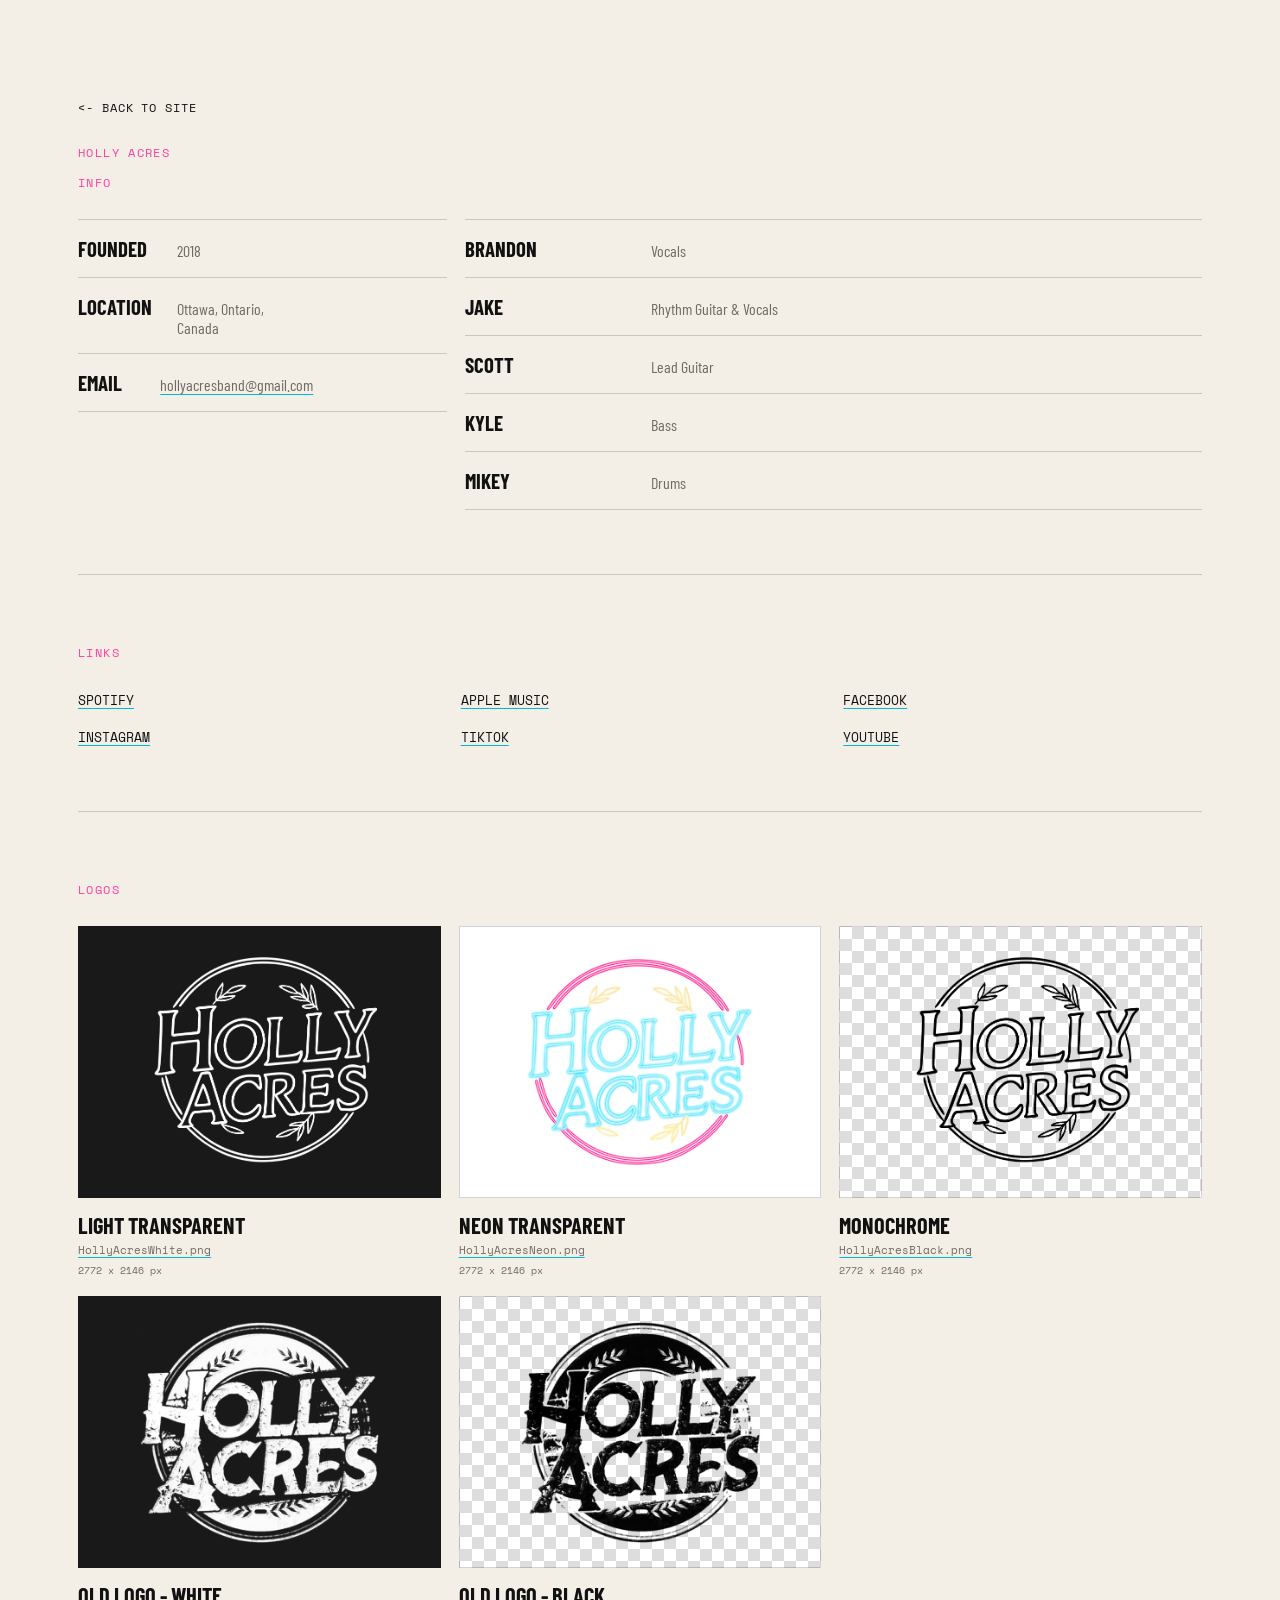
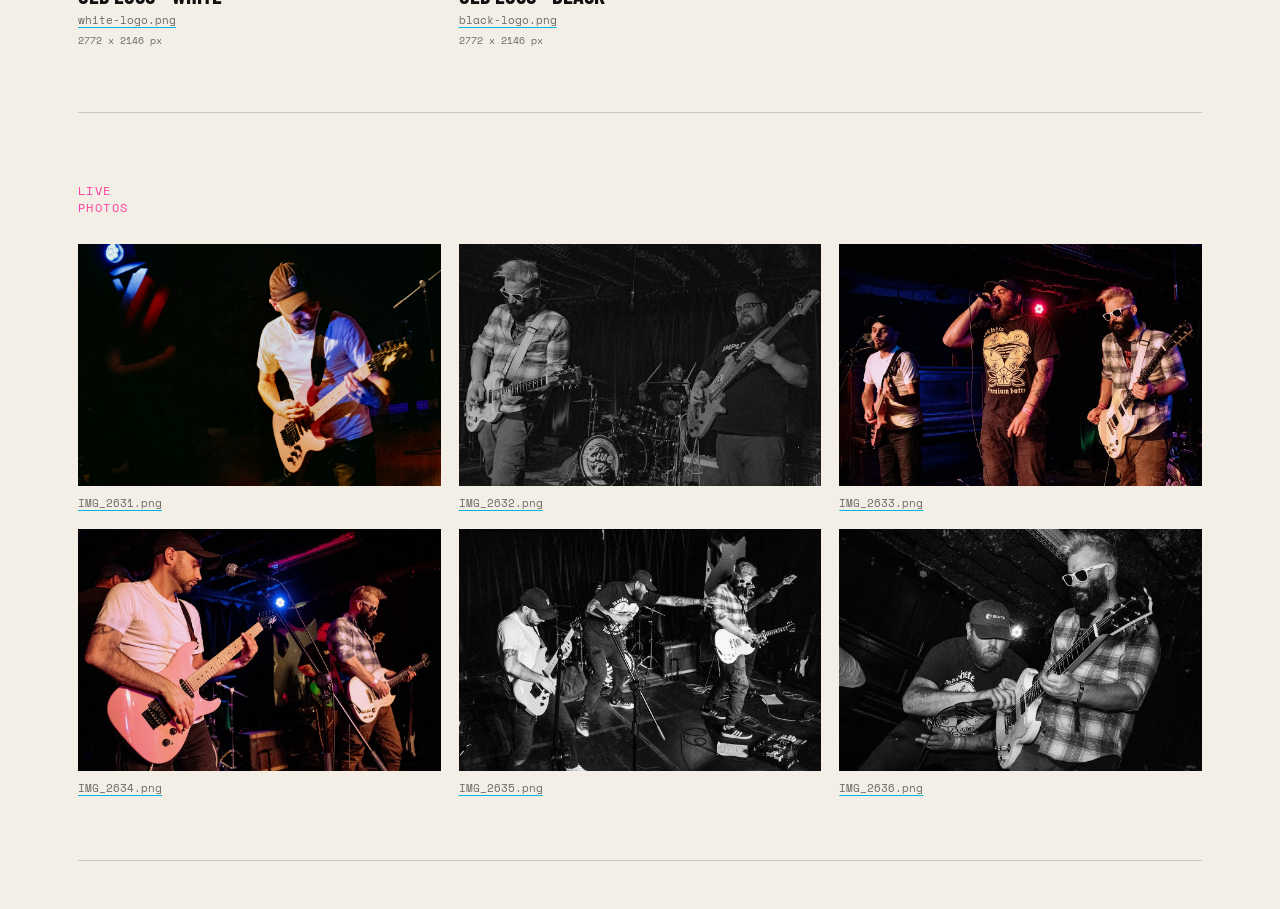
<file: assets.html>
<!DOCTYPE html>
<html lang="en">
<head>
    <meta charset="UTF-8">
    <meta name="viewport" content="width=device-width, initial-scale=1.0">
    <meta name="robots" content="noindex, nofollow">
    <meta name="description" content="Holly Acres asset library and poster-ready brand files.">
    <title>Asset Library | Holly Acres</title>
    <link rel="stylesheet" href="css/asset-library.css">
</head>
<body>
    <main class="library-shell">
        <section class="asset-section quick-info" aria-labelledby="quick-info-title">
            <a class="back-link" href="index.html">&lt;- Back to site</a>
            <p class="eyebrow">Holly Acres</p>
            <div class="section-heading">
                <p class="section-number">Info</p>
            </div>
            <div class="quick-info-grid">
                <div class="folder-list">
                    <div><strong>Founded</strong><span>2018</span></div>
                    <div><strong>Location</strong><span>Ottawa, Ontario, Canada</span></div>
                    <div><strong>Email</strong><span><a class="download-link" href="mailto:hollyacresband@gmail.com">hollyacresband@gmail.com</a></span></div>
                </div>
                <div class="folder-list">
                    <div><strong>Brandon</strong><span>Vocals</span></div>
                    <div><strong>Jake</strong><span>Rhythm Guitar &amp; Vocals</span></div>
                    <div><strong>Scott</strong><span>Lead Guitar</span></div>
                    <div><strong>Kyle</strong><span>Bass</span></div>
                    <div><strong>Mikey</strong><span>Drums</span></div>
                </div>
            </div>
        </section>

        <section class="asset-section quick-links" aria-labelledby="quick-links-title">
            <div class="section-heading">
                <p class="section-number">Links</p>
            </div>
            <nav aria-label="Holly Acres streaming and social links">
                <ul class="quick-links-list">
                    <li><a class="download-link" href="https://open.spotify.com/artist/0pVuSJKSb44X2uTqOWJlPr" target="_blank" rel="noopener noreferrer">Spotify</a></li>
                    <li><a class="download-link" href="https://music.apple.com/ca/artist/holly-acres/1545279771" target="_blank" rel="noopener noreferrer">Apple Music</a></li>
                    <li><a class="download-link" href="https://www.facebook.com/HollyAcresBand" target="_blank" rel="noopener noreferrer">Facebook</a></li>
                    <li><a class="download-link" href="https://www.instagram.com/hollyacresmusic/" target="_blank" rel="noopener noreferrer">Instagram</a></li>
                    <li><a class="download-link" href="https://www.tiktok.com/@hollyacresband" target="_blank" rel="noopener noreferrer">TikTok</a></li>
                    <li><a class="download-link" href="https://www.youtube.com/@hollyacresband" target="_blank" rel="noopener noreferrer">YouTube</a></li>
                </ul>
            </nav>
        </section>
        <section class="asset-section" aria-labelledby="brand-title">
            <div class="section-heading">
                <p class="section-number">Logos</p>
        
            </div>
            <div class="asset-grid">
                <article class="asset-card">
                    <div class="asset-preview preview-dark"><img src="assets/logos/HollyAcresWhite.png" alt="White transparent Holly Acres logo" loading="lazy"><span class="empty-state">Add light transparent logo</span></div>
                    <h3>Light transparent</h3><code><a class="download-link" href="assets/logos/HollyAcresWhite.png" download>HollyAcresWhite.png</a></code><span class="asset-dimensions">2772 x 2146 px</span>
                </article>
                <article class="asset-card">
                    <div class="asset-preview preview-light"><img src="assets/logos/HollyAcresNeon.png" alt="Neon transparent Holly Acres logo" loading="lazy"><span class="empty-state">Add neon transparent logo</span></div>
                    <h3>Neon transparent</h3><code><a class="download-link" href="assets/logos/HollyAcresNeon.png" download>HollyAcresNeon.png</a></code><span class="asset-dimensions">2772 x 2146 px</span>
                </article>
                <article class="asset-card">
                    <div class="asset-preview preview-checker"><img src="assets/logos/HollyAcresBlack.png" alt="Black transparent Holly Acres logo" loading="lazy"><span class="empty-state">Add monochrome logo</span></div>
                    <h3>Monochrome</h3><code><a class="download-link" href="assets/logos/HollyAcresBlack.png" download>HollyAcresBlack.png</a></code><span class="asset-dimensions">2772 x 2146 px</span>
                </article>
                <article class="asset-card">
                    <div class="asset-preview preview-dark"><img src="assets/logos/white-logo.png" alt="Older white transparent Holly Acres logo" loading="lazy"><span class="empty-state">Add older white logo</span></div>
                    <h3>Old Logo - White</h3><code><a class="download-link" href="assets/logos/white-logo.png" download>white-logo.png</a></code><span class="asset-dimensions">2772 x 2146 px</span>
                </article>
                <article class="asset-card">
                    <div class="asset-preview preview-checker"><img src="assets/logos/black-logo.png" alt="Older black transparent Holly Acres logo" loading="lazy"><span class="empty-state">Add older black logo</span></div>
                    <h3>Old Logo - Black</h3><code><a class="download-link" href="assets/logos/black-logo.png" download>black-logo.png</a></code><span class="asset-dimensions">2772 x 2146 px</span>
                </article>
            </div>
        </section>

        <section class="asset-section" aria-labelledby="live-title">
            <div class="section-heading">
                <p class="section-number">Live Photos</p>
            </div>
            <div class="live-gallery">
                <figure class="press-photo"><img src="assets/press-photos/IMG_2631.png" alt="Holly Acres press photo 2631" loading="lazy"><figcaption><a class="download-link" href="assets/press-photos/IMG_2631.png" download>IMG_2631.png</a></figcaption></figure>
                <figure class="press-photo"><img src="assets/press-photos/IMG_2632.png" alt="Holly Acres press photo 2632" loading="lazy"><figcaption><a class="download-link" href="assets/press-photos/IMG_2632.png" download>IMG_2632.png</a></figcaption></figure>
                <figure class="press-photo"><img src="assets/press-photos/IMG_2633.png" alt="Holly Acres press photo 2633" loading="lazy"><figcaption><a class="download-link" href="assets/press-photos/IMG_2633.png" download>IMG_2633.png</a></figcaption></figure>
                <figure class="press-photo"><img src="assets/press-photos/IMG_2634.png" alt="Holly Acres press photo 2634" loading="lazy"><figcaption><a class="download-link" href="assets/press-photos/IMG_2634.png" download>IMG_2634.png</a></figcaption></figure>
                <figure class="press-photo"><img src="assets/press-photos/IMG_2635.png" alt="Holly Acres press photo 2635" loading="lazy"><figcaption><a class="download-link" href="assets/press-photos/IMG_2635.png" download>IMG_2635.png</a></figcaption></figure>
                <figure class="press-photo"><img src="assets/press-photos/IMG_2636.png" alt="Holly Acres press photo 2636" loading="lazy"><figcaption><a class="download-link" href="assets/press-photos/IMG_2636.png" download>IMG_2636.png</a></figcaption></figure>
            </div>
        </section>
    </main>
    <div class="lightbox" id="lightbox" role="dialog" aria-modal="true" aria-label="Expanded asset preview" hidden>
        <button class="lightbox-close" type="button" aria-label="Close expanded preview">&times;</button>
        <img class="lightbox-image" id="lightbox-image" alt="">
    </div>
    <script>
        const lightbox = document.querySelector('#lightbox');
        const lightboxImage = document.querySelector('#lightbox-image');
        const closeButton = document.querySelector('.lightbox-close');

        document.querySelectorAll('img').forEach((image) => {
            image.addEventListener('error', () => {
                const emptyState = image.nextElementSibling;
                image.remove();
                if (emptyState?.classList.contains('empty-state')) emptyState.hidden = false;
            });
            image.addEventListener('load', () => {
                const emptyState = image.nextElementSibling;
                if (emptyState?.classList.contains('empty-state')) emptyState.remove();
            });
            image.addEventListener('click', () => {
                if (!image.naturalWidth) return;
                lightboxImage.src = image.currentSrc || image.src;
                lightboxImage.alt = image.alt;
                lightbox.hidden = false;
                closeButton.focus();
            });
        });

        const closeLightbox = () => {
            lightbox.hidden = true;
            lightboxImage.removeAttribute('src');
        };

        closeButton.addEventListener('click', closeLightbox);
        lightbox.addEventListener('click', (event) => {
            if (event.target === lightbox) closeLightbox();
        });
        document.addEventListener('keydown', (event) => {
            if (event.key === 'Escape' && !lightbox.hidden) closeLightbox();
        });
    </script>
</body>
</html>
</file>
<file: css/asset-library.css>
@import url('https://fonts.googleapis.com/css2?family=Barlow+Condensed:wght@500;600;700&family=Space+Mono:wght@400;700&display=swap');

:root {
    --ink: #111111;
    --paper: #f3efe7;
    --pink: #ff3f9f;
    --blue: #00b7dc;
    --muted: #6f6a63;
    --line: rgba(17, 17, 17, 0.18);
}

* { box-sizing: border-box; }

body {
    margin: 0;
    color: var(--ink);
    background: var(--paper);
    font-family: 'Barlow Condensed', sans-serif;
}

.library-shell { max-width: 1180px; margin: 0 auto; padding: 32px 28px 48px; }
.library-header { border-bottom: 2px solid var(--ink); padding-bottom: 28px; position: relative; }
.back-link { color: var(--ink); font-family: 'Space Mono', monospace; font-size: 0.72rem; text-decoration: none; text-transform: uppercase; letter-spacing: 0.08em; }
.back-link:hover { color: var(--pink); }
.eyebrow, .section-number { color: var(--pink); font-family: 'Space Mono', monospace; font-size: 0.72rem; letter-spacing: 0.12em; text-transform: uppercase; }
.eyebrow { margin: 28px 0 8px; }
h1, h2, h3, p { margin-top: 0; }
h1 { font-size: clamp(2.75rem, 7vw, 5.5rem); line-height: 0.85; letter-spacing: -0.04em; margin-bottom: 0; text-transform: uppercase; }
.intro { color: #403d38; font-size: 1.25rem; line-height: 1.25; max-width: 620px; }
.asset-section { padding: 64px 0; border-bottom: 1px solid var(--line); }
.section-heading { display: grid; grid-template-columns: 72px 1fr; gap: 18px; margin-bottom: 28px; }
.section-number { margin: 5px 0 0; }
h2 { font-size: clamp(2rem, 4vw, 3.5rem); line-height: 0.9; text-transform: uppercase; margin-bottom: 10px; }
.section-heading p:not(.section-number) { color: var(--muted); font-size: 1.1rem; margin-bottom: 0; }
.quick-info-grid { display: grid; grid-template-columns: minmax(150px, 1fr) 2fr; gap: 18px; }
.quick-links-list { display: grid; grid-template-columns: repeat(3, 1fr); gap: 16px 24px; list-style: none; margin: 0; padding: 0; }
.quick-links-list a { font-family: 'Space Mono', monospace; font-size: 0.8rem; text-transform: uppercase; }
.asset-grid { display: grid; grid-template-columns: repeat(3, 1fr); gap: 18px; }
.asset-grid-wide { grid-template-columns: repeat(3, 1fr); }
.asset-card { min-width: 0; }
.asset-preview { aspect-ratio: 4 / 3; display: flex; align-items: center; justify-content: center; overflow: hidden; border: 1px solid var(--line); position: relative; }
.asset-preview img { width: 86%; height: 86%; object-fit: contain; }
.preview-dark { background: #191919; }
.preview-light { background: #fff; }
.preview-checker { background-color: #fff; background-image: linear-gradient(45deg, #ddd 25%, transparent 25%), linear-gradient(-45deg, #ddd 25%, transparent 25%), linear-gradient(45deg, transparent 75%, #ddd 75%), linear-gradient(-45deg, transparent 75%, #ddd 75%); background-size: 24px 24px; background-position: 0 0, 0 12px, 12px -12px, -12px 0; }
.poster-preview { aspect-ratio: 3 / 4; background: #d9d1c2; }
.photo-preview { background: #252525; }
.empty-state { color: var(--muted); font-family: 'Space Mono', monospace; font-size: 0.7rem; letter-spacing: 0.03em; padding: 16px; text-align: center; text-transform: uppercase; }
.preview-dark .empty-state, .photo-preview .empty-state { color: #d5d0c8; }
.asset-card h3 { font-size: 1.4rem; margin: 14px 0 4px; text-transform: uppercase; }
code { color: var(--muted); display: block; font-family: 'Space Mono', monospace; font-size: 0.68rem; overflow-wrap: anywhere; }
.download-link { color: inherit; text-decoration: underline; text-decoration-color: var(--blue); text-underline-offset: 3px; }
.download-link:hover, .download-link:focus-visible { color: var(--pink); }
.download-link:focus-visible { outline: 2px solid var(--pink); outline-offset: 3px; }
.asset-dimensions { color: var(--muted); display: block; font-family: 'Space Mono', monospace; font-size: 0.62rem; margin-top: 5px; }
.folder-list { border-top: 1px solid var(--line); }
.folder-list div { display: grid; grid-template-columns: 1.1fr 1.5fr 2fr; gap: 20px; padding: 16px 0; border-bottom: 1px solid var(--line); align-items: baseline; }
.folder-list strong { font-size: 1.3rem; text-transform: uppercase; }
.folder-list span { color: var(--muted); font-size: 1rem; }
.live-gallery { display: grid; grid-template-columns: repeat(3, 1fr); gap: 18px; }
.press-photo { margin: 0; }
.press-photo img { display: block; width: 100%; aspect-ratio: 3 / 2; object-fit: cover; background: #252525; }
.press-photo figcaption { color: var(--muted); font-family: 'Space Mono', monospace; font-size: 0.68rem; margin-top: 9px; }
.asset-preview img, .press-photo img { cursor: zoom-in; }
.lightbox { align-items: center; background: rgba(17, 17, 17, 0.92); display: flex; inset: 0; justify-content: center; padding: 40px; position: fixed; z-index: 10; }
.lightbox[hidden] { display: none; }
.lightbox-image { max-height: 90vh; max-width: 92vw; object-fit: contain; }
.lightbox-close { background: transparent; border: 0; color: #fff; cursor: pointer; font-family: sans-serif; font-size: 2.5rem; line-height: 1; padding: 8px 14px; position: absolute; right: 20px; top: 16px; }
.lightbox-close:focus-visible { outline: 2px solid var(--pink); outline-offset: 4px; }
.library-footer { display: flex; justify-content: space-between; gap: 20px; padding-top: 24px; color: var(--muted); font-family: 'Space Mono', monospace; font-size: 0.65rem; text-transform: uppercase; }

@media (max-width: 700px) {
    .library-shell { padding: 22px 18px 32px; }
    .library-header { padding-bottom: 24px; }
    .eyebrow { margin-top: 24px; }
    .asset-section { padding: 42px 0; }
    .section-heading { grid-template-columns: 42px 1fr; gap: 8px; }
    .quick-info-grid, .quick-links-list { grid-template-columns: 1fr; }
    .asset-grid, .asset-grid-wide, .live-gallery { grid-template-columns: 1fr; gap: 30px; }
    .asset-preview { max-width: 520px; }
    .folder-list div { grid-template-columns: 1fr; gap: 5px; }
    .library-footer { display: block; line-height: 1.8; }
    .library-footer span { display: block; }
}
</file>
